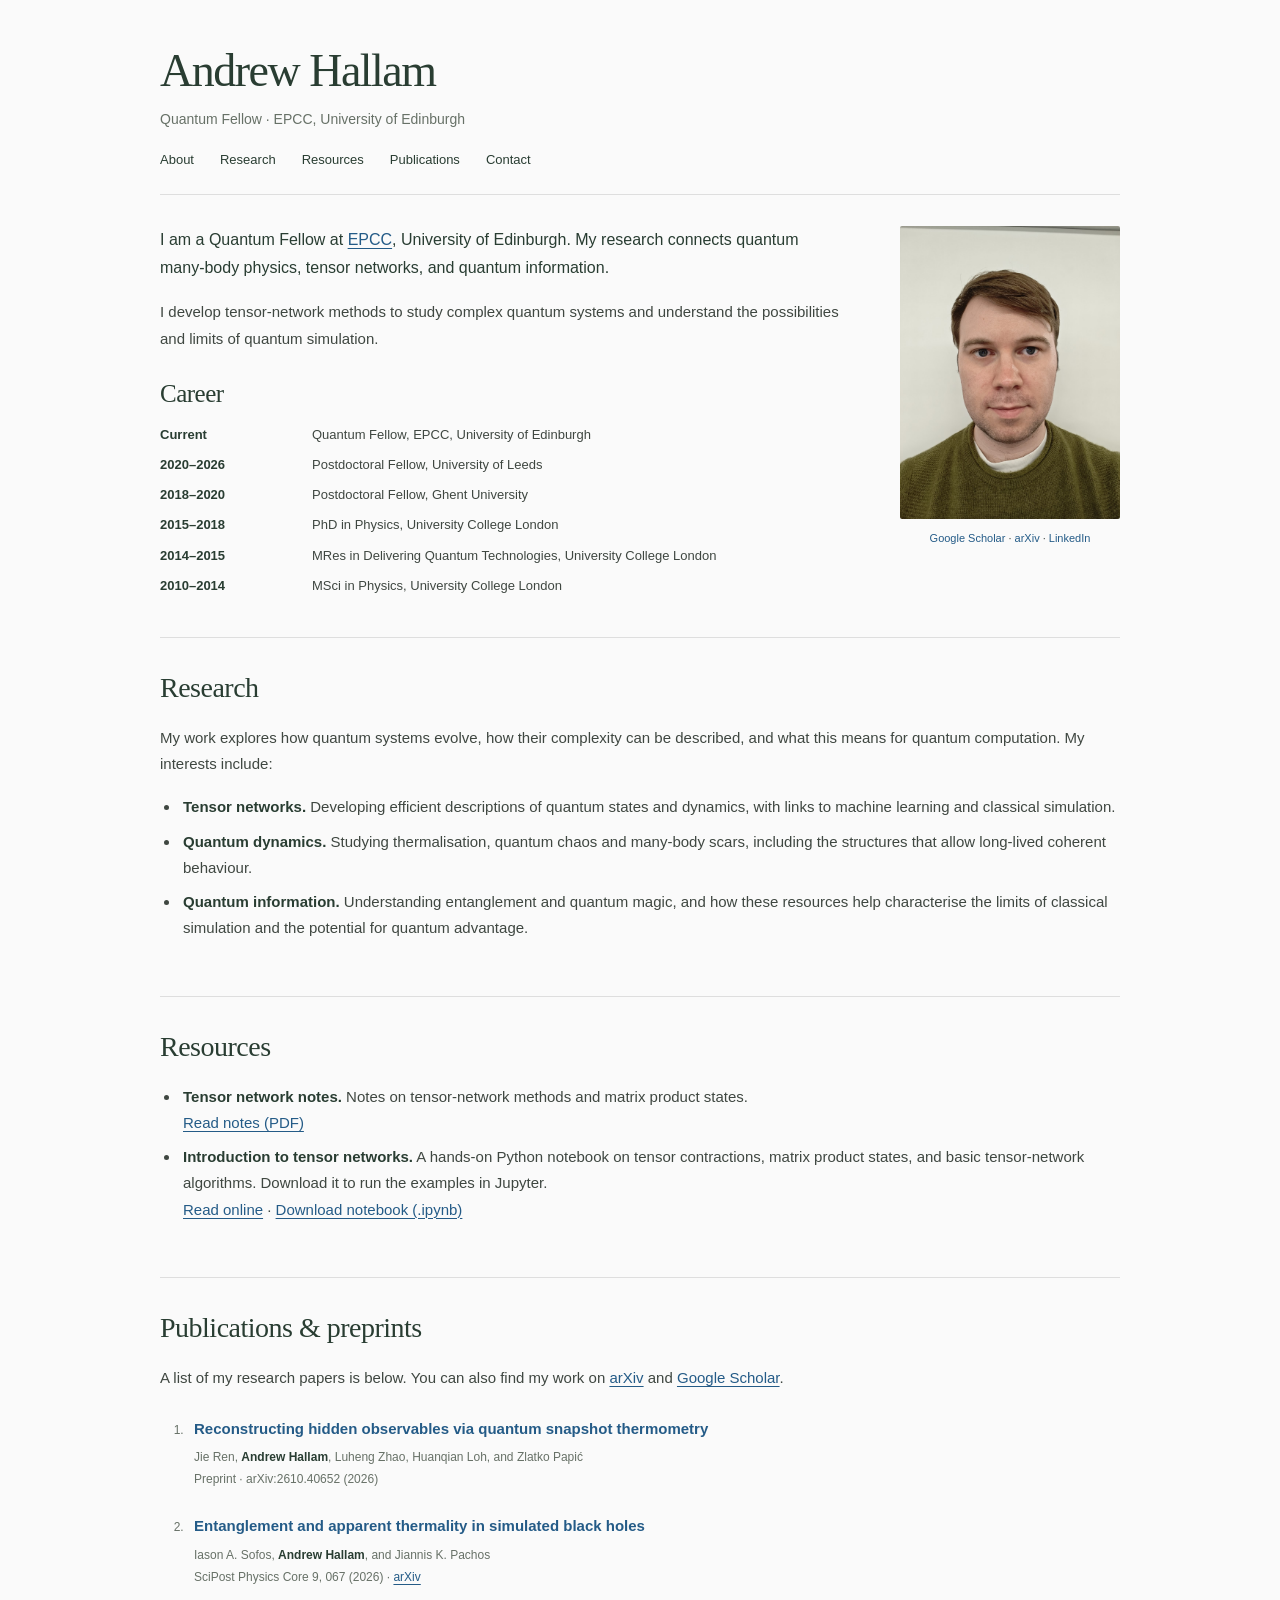
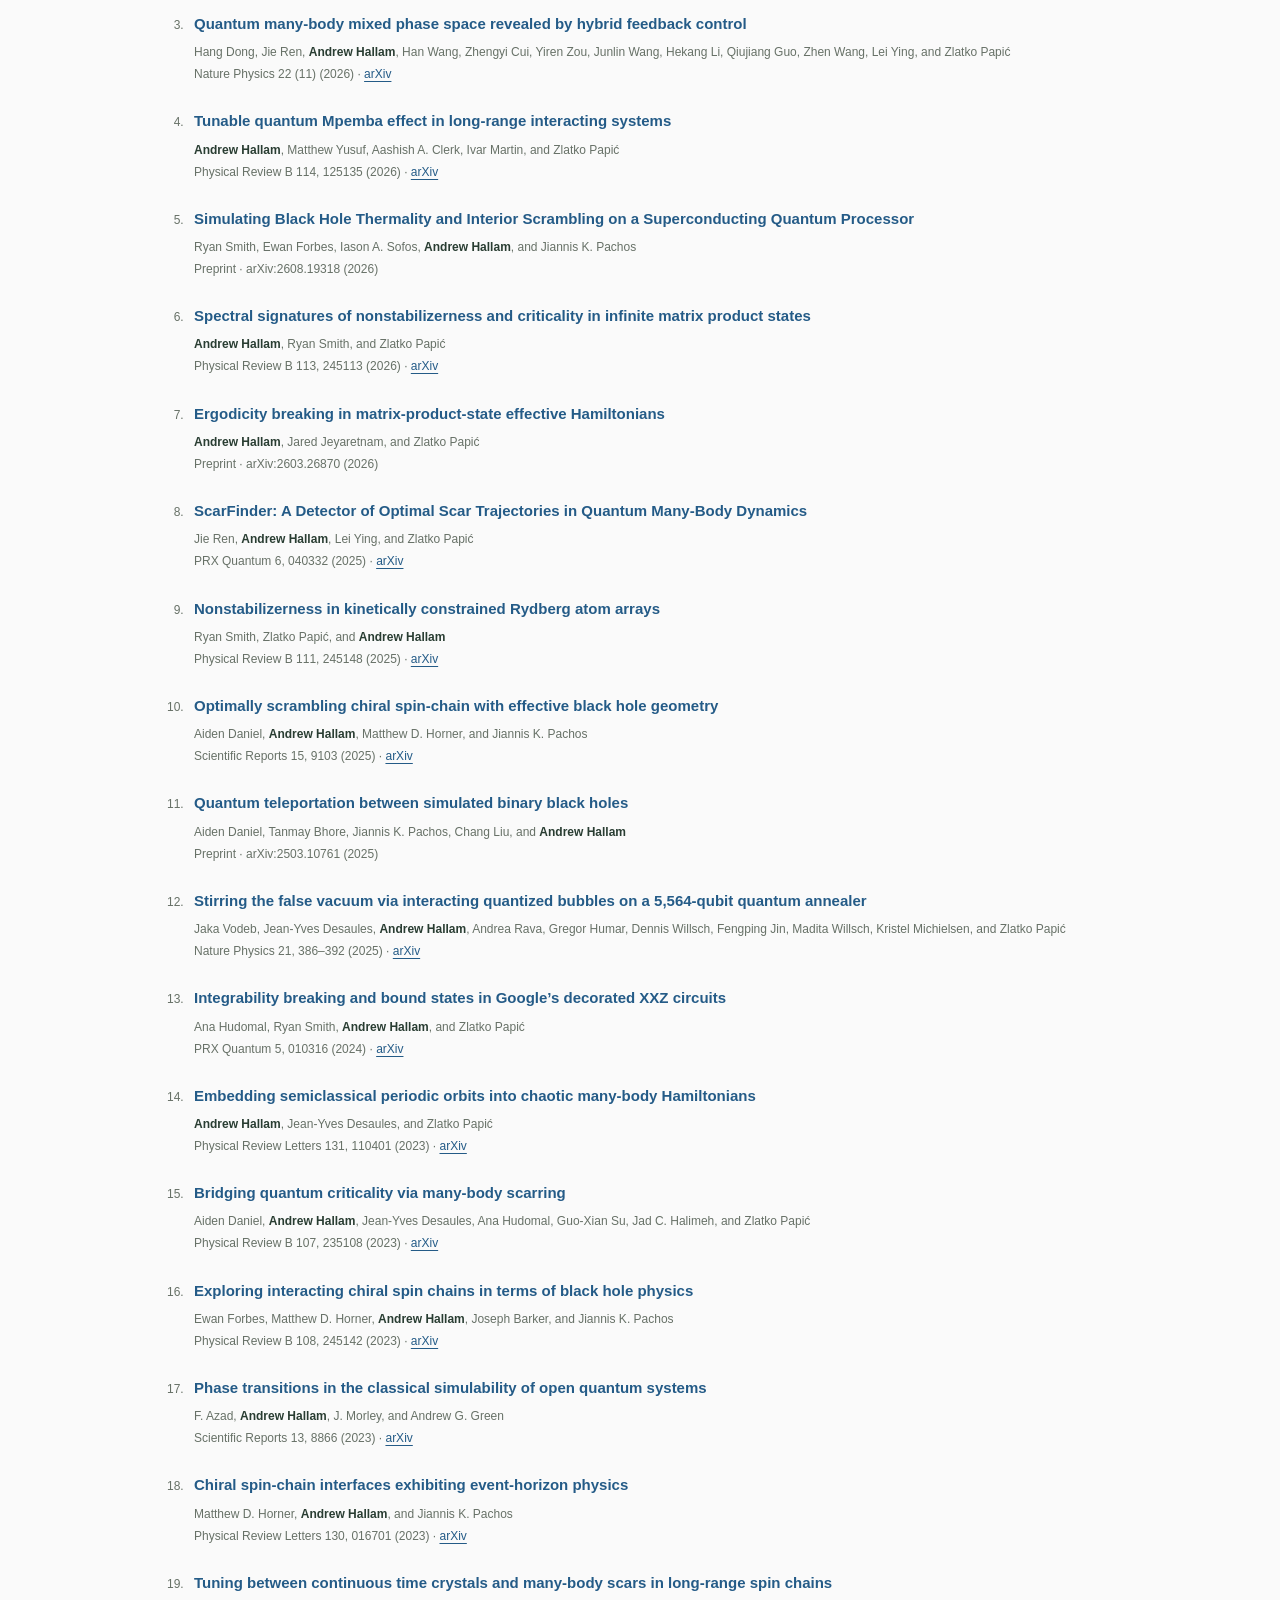
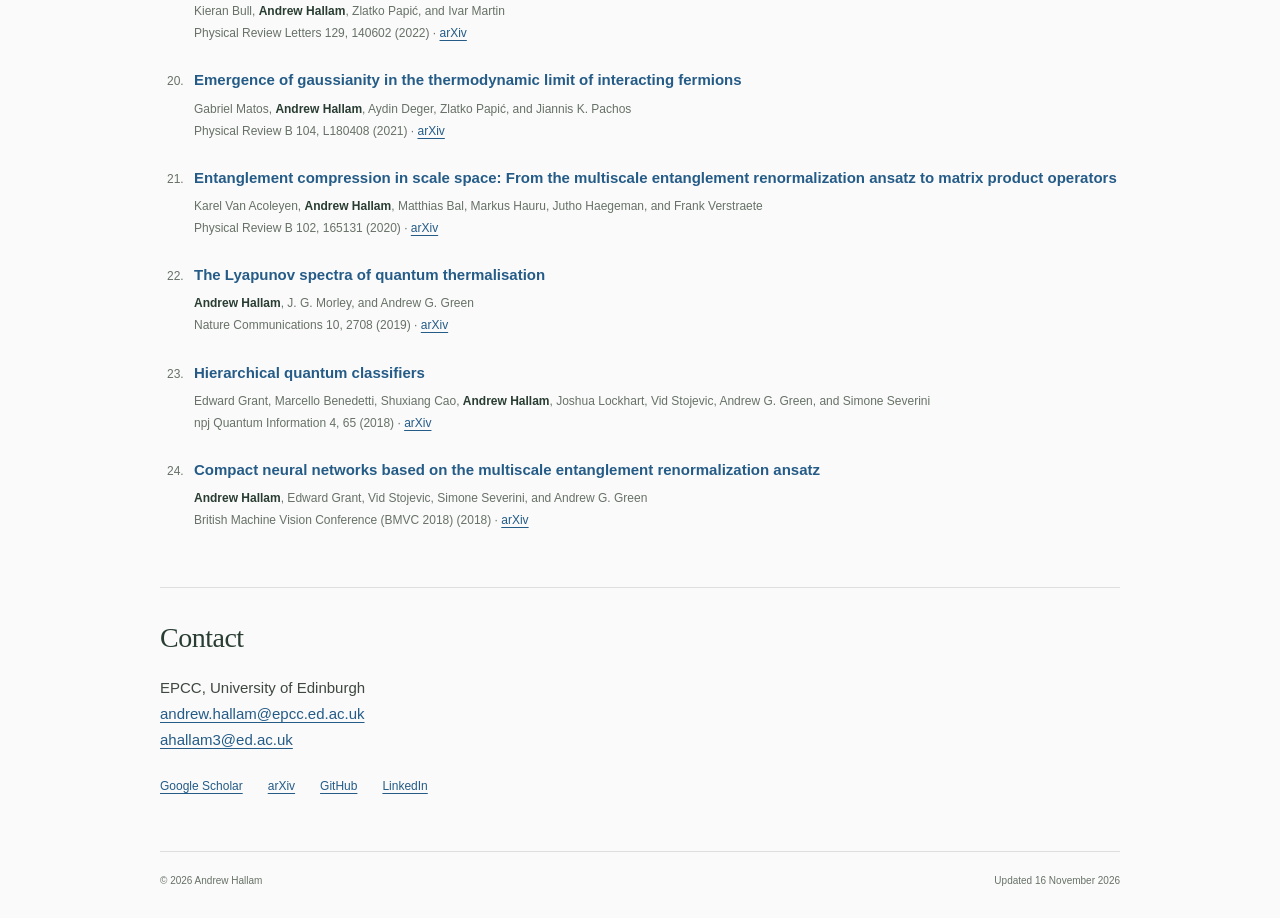
<file: index.html>
<!doctype html>
<html lang="en-GB"><head><meta charset="utf-8"><meta name="viewport" content="width=device-width, initial-scale=1">
<title>Andrew Hallam | Quantum Fellow</title>
<meta name="description" content="Andrew Hallam, Quantum Fellow at EPCC, University of Edinburgh. Research in tensor networks, quantum many-body physics, and quantum information.">
<link rel="canonical" href="https://andrewjhallam.github.io/"><meta name="theme-color" content="#fafafa">
<meta property="og:type" content="website"><meta property="og:title" content="Andrew Hallam | Quantum Fellow"><meta property="og:description" content="Tensor networks, quantum many-body dynamics, and quantum information. EPCC, University of Edinburgh."><meta property="og:image" content="https://andrewjhallam.github.io/andrew-hallam.jpg">
<link rel="icon" href="favicon.svg" type="image/svg+xml"><link rel="stylesheet" href="styles.css?v=20261021d">
<script type="application/ld+json">{"@context": "https://schema.org", "@type": "Person", "name": "Andrew Hallam", "jobTitle": "Quantum Fellow", "url": "https://andrewjhallam.github.io", "image": "https://andrewjhallam.github.io/andrew-hallam.jpg", "worksFor": {"@type": "Organization", "name": "EPCC, University of Edinburgh"}, "sameAs": ["https://scholar.google.co.uk/citations?user=1GuZeDkAAAAJ&hl=en", "https://arxiv.org/search/quant-ph?query=Hallam%2C+A&searchtype=author", "https://www.linkedin.com/in/andrew-hallam-185717383/", "https://github.com/AndrewJHallam"]}</script></head><body><a class="skip-link" href="#main">Skip to content</a>
<div class="page"><header class="site-header"><h1><a href="index.html">Andrew Hallam</a></h1><p class="subtitle">Quantum Fellow · EPCC, University of Edinburgh</p><nav aria-label="Main navigation"><a href="index.html#about">About</a><a href="index.html#research">Research</a><a href="index.html#resources">Resources</a><a href="index.html#publications">Publications</a><a href="index.html#contact">Contact</a></nav></header>
<main id="main">
<section id="about" class="about"><div class="about-copy"><p class="intro">I am a Quantum Fellow at <a href="https://www.epcc.ed.ac.uk/">EPCC</a>, University of Edinburgh. My research connects quantum many-body physics, tensor networks, and quantum information.</p><p>I develop tensor-network methods to study complex quantum systems and understand the possibilities and limits of quantum simulation.</p><h2>Career</h2><ul class="career"><li><span class="career-date">Current</span><span>Quantum Fellow, EPCC, University of Edinburgh</span></li><li><span class="career-date">2020–2026</span><span>Postdoctoral Fellow, University of Leeds</span></li><li><span class="career-date">2018–2020</span><span>Postdoctoral Fellow, Ghent University</span></li><li><span class="career-date">2015–2018</span><span>PhD in Physics, University College London</span></li><li><span class="career-date">2014–2015</span><span>MRes in Delivering Quantum Technologies, University College London</span></li><li><span class="career-date">2010–2014</span><span>MSci in Physics, University College London</span></li></ul></div><figure class="portrait"><img src="andrew-hallam.jpg" alt="Andrew Hallam" width="1200" height="1597" fetchpriority="high"><figcaption><a href="https://scholar.google.co.uk/citations?user=1GuZeDkAAAAJ&amp;hl=en">Google Scholar</a><span aria-hidden="true"> · </span><a href="https://arxiv.org/search/quant-ph?query=Hallam%2C+A&amp;searchtype=author">arXiv</a><span aria-hidden="true"> · </span><a href="https://www.linkedin.com/in/andrew-hallam-185717383/">LinkedIn</a></figcaption></figure></section>
<section id="research"><h2>Research</h2><p>My work explores how quantum systems evolve, how their complexity can be described, and what this means for quantum computation. My interests include:</p><ul class="research-list"><li><strong>Tensor networks.</strong> Developing efficient descriptions of quantum states and dynamics, with links to machine learning and classical simulation.</li><li><strong>Quantum dynamics.</strong> Studying thermalisation, quantum chaos and many-body scars, including the structures that allow long-lived coherent behaviour.</li><li><strong>Quantum information.</strong> Understanding entanglement and quantum magic, and how these resources help characterise the limits of classical simulation and the potential for quantum advantage.</li></ul></section>
<section id="resources"><h2>Resources</h2><ul class="research-list"><li><strong>Tensor network notes.</strong> Notes on tensor-network methods and matrix product states.<br><a href="tensor-network-methods.pdf">Read notes (PDF)</a></li><li><strong>Introduction to tensor networks.</strong> A hands-on Python notebook on tensor contractions, matrix product states, and basic tensor-network algorithms. Download it to run the examples in Jupyter.<br><a href="tensor-networks-notebook.html">Read online</a> · <a href="tensor-networks-notebook.ipynb" download>Download notebook (.ipynb)</a></li></ul></section>
<section id="publications"><h2>Publications &amp; preprints</h2><p>A list of my research papers is below. You can also find my work on <a href="https://arxiv.org/search/quant-ph?query=Hallam%2C+A&amp;searchtype=author">arXiv</a> and <a href="https://scholar.google.co.uk/citations?user=1GuZeDkAAAAJ&amp;hl=en">Google Scholar</a>.</p><ol class="publications"><li id="quantum-snapshot-thermometry-2026"><a class="paper-title" href="https://arxiv.org/abs/2610.40652">Reconstructing hidden observables via quantum snapshot thermometry</a>
    <p class="authors">Jie Ren, <strong>Andrew Hallam</strong>, Luheng Zhao, Huanqian Loh, and Zlatko Papić</p>
    <p class="citation">Preprint · <em>arXiv:2610.40652</em> (2026)</p></li><li id="entanglement-apparent-thermality-black-holes"><a class="paper-title" href="https://doi.org/10.21468/SciPostPhysCore.9.4.067">Entanglement and apparent thermality in simulated black holes</a>
    <p class="authors">Iason A. Sofos, <strong>Andrew Hallam</strong>, and Jiannis K. Pachos</p>
    <p class="citation"><em>SciPost Physics Core 9, 067</em> (2026) · <a href="https://arxiv.org/abs/2509.22774">arXiv</a></p></li><li id="quantum-many-body-mixed-phase-space"><a class="paper-title" href="https://doi.org/10.1038/s41567-026-03431-z">Quantum many-body mixed phase space revealed by hybrid feedback control</a>
    <p class="authors">Hang Dong, Jie Ren, <strong>Andrew Hallam</strong>, Han Wang, Zhengyi Cui, Yiren Zou, Junlin Wang, Hekang Li, Qiujiang Guo, Zhen Wang, Lei Ying, and Zlatko Papić</p>
    <p class="citation"><em>Nature Physics 22 (11)</em> (2026) · <a href="https://arxiv.org/abs/2607.14223">arXiv</a></p></li><li id="tunable-quantum-mpemba-effect"><a class="paper-title" href="https://doi.org/10.1103/kvth-my1s">Tunable quantum Mpemba effect in long-range interacting systems</a>
    <p class="authors"><strong>Andrew Hallam</strong>, Matthew Yusuf, Aashish A. Clerk, Ivar Martin, and Zlatko Papić</p>
    <p class="citation"><em>Physical Review B 114, 125135</em> (2026) · <a href="https://arxiv.org/abs/2510.12875">arXiv</a></p></li><li id="simulating-black-hole-thermality-scrambling"><a class="paper-title" href="https://arxiv.org/abs/2608.19318">Simulating Black Hole Thermality and Interior Scrambling on a Superconducting Quantum Processor</a>
    <p class="authors">Ryan Smith, Ewan Forbes, Iason A. Sofos, <strong>Andrew Hallam</strong>, and Jiannis K. Pachos</p>
    <p class="citation">Preprint · <em>arXiv:2608.19318</em> (2026)</p></li><li id="spectral-signatures-nonstabilizerness-criticality"><a class="paper-title" href="https://doi.org/10.1103/77wh-qv29">Spectral signatures of nonstabilizerness and criticality in infinite matrix product states</a>
    <p class="authors"><strong>Andrew Hallam</strong>, Ryan Smith, and Zlatko Papić</p>
    <p class="citation"><em>Physical Review B 113, 245113</em> (2026) · <a href="https://arxiv.org/abs/2602.15116">arXiv</a></p></li><li id="ergodicity-breaking-mps-effective-hamiltonians"><a class="paper-title" href="https://arxiv.org/abs/2603.26870">Ergodicity breaking in matrix-product-state effective Hamiltonians</a>
    <p class="authors"><strong>Andrew Hallam</strong>, Jared Jeyaretnam, and Zlatko Papić</p>
    <p class="citation">Preprint · <em>arXiv:2603.26870</em> (2026)</p></li><li id="scarfinder"><a class="paper-title" href="https://doi.org/10.1103/8g8w-nkwx">ScarFinder: A Detector of Optimal Scar Trajectories in Quantum Many-Body Dynamics</a>
    <p class="authors">Jie Ren, <strong>Andrew Hallam</strong>, Lei Ying, and Zlatko Papić</p>
    <p class="citation"><em>PRX Quantum 6, 040332</em> (2025) · <a href="https://arxiv.org/abs/2504.12383">arXiv</a></p></li><li id="nonstabilizerness-rydberg-atom-arrays"><a class="paper-title" href="https://doi.org/10.1103/jz4d-vdhj">Nonstabilizerness in kinetically constrained Rydberg atom arrays</a>
    <p class="authors">Ryan Smith, Zlatko Papić, and <strong>Andrew Hallam</strong></p>
    <p class="citation"><em>Physical Review B 111, 245148</em> (2025) · <a href="https://arxiv.org/abs/2406.14348">arXiv</a></p></li><li id="optimally-scrambling-chiral-spin-chain"><a class="paper-title" href="https://doi.org/10.1038/s41598-025-92760-9">Optimally scrambling chiral spin-chain with effective black hole geometry</a>
    <p class="authors">Aiden Daniel, <strong>Andrew Hallam</strong>, Matthew D. Horner, and Jiannis K. Pachos</p>
    <p class="citation"><em>Scientific Reports 15, 9103</em> (2025) · <a href="https://arxiv.org/abs/2404.14473">arXiv</a></p></li><li id="quantum-teleportation-binary-black-holes"><a class="paper-title" href="https://arxiv.org/abs/2503.10761">Quantum teleportation between simulated binary black holes</a>
    <p class="authors">Aiden Daniel, Tanmay Bhore, Jiannis K. Pachos, Chang Liu, and <strong>Andrew Hallam</strong></p>
    <p class="citation">Preprint · <em>arXiv:2503.10761</em> (2025)</p></li><li id="stirring-false-vacuum-quantum-annealer"><a class="paper-title" href="https://doi.org/10.1038/s41567-024-02765-w">Stirring the false vacuum via interacting quantized bubbles on a 5,564-qubit quantum annealer</a>
    <p class="authors">Jaka Vodeb, Jean-Yves Desaules, <strong>Andrew Hallam</strong>, Andrea Rava, Gregor Humar, Dennis Willsch, Fengping Jin, Madita Willsch, Kristel Michielsen, and Zlatko Papić</p>
    <p class="citation"><em>Nature Physics 21, 386–392</em> (2025) · <a href="https://arxiv.org/abs/2406.14718">arXiv</a></p></li><li id="integrability-breaking-bound-states-2024"><a class="paper-title" href="https://journals.aps.org/prxquantum/abstract/10.1103/PRXQuantum.5.010316">Integrability breaking and bound states in Google’s decorated XXZ circuits</a>
    <p class="authors">Ana Hudomal, Ryan Smith, <strong>Andrew Hallam</strong>, and Zlatko Papić</p>
    <p class="citation"><em>PRX Quantum 5, 010316</em> (2024) · <a href="https://arxiv.org/abs/2307.13042">arXiv</a></p></li><li id="embedding-semiclassical-periodic-orbits-2023"><a class="paper-title" href="https://journals.aps.org/prl/abstract/10.1103/PhysRevLett.131.110401">Embedding semiclassical periodic orbits into chaotic many-body Hamiltonians</a>
    <p class="authors"><strong>Andrew Hallam</strong>, Jean-Yves Desaules, and Zlatko Papić</p>
    <p class="citation"><em>Physical Review Letters 131, 110401</em> (2023) · <a href="https://arxiv.org/abs/2303.01359">arXiv</a></p></li><li id="bridging-quantum-criticality-2023"><a class="paper-title" href="https://journals.aps.org/prb/abstract/10.1103/PhysRevB.107.235108">Bridging quantum criticality via many-body scarring</a>
    <p class="authors">Aiden Daniel, <strong>Andrew Hallam</strong>, Jean-Yves Desaules, Ana Hudomal, Guo-Xian Su, Jad C. Halimeh, and Zlatko Papić</p>
    <p class="citation"><em>Physical Review B 107, 235108</em> (2023) · <a href="https://arxiv.org/abs/2301.03631">arXiv</a></p></li><li id="exploring-chiral-spin-chains-2023"><a class="paper-title" href="https://journals.aps.org/prb/abstract/10.1103/PhysRevB.108.245142">Exploring interacting chiral spin chains in terms of black hole physics</a>
    <p class="authors">Ewan Forbes, Matthew D. Horner, <strong>Andrew Hallam</strong>, Joseph Barker, and Jiannis K. Pachos</p>
    <p class="citation"><em>Physical Review B 108, 245142</em> (2023) · <a href="https://arxiv.org/abs/2305.19169">arXiv</a></p></li><li id="classical-simulability-open-quantum-systems-2023"><a class="paper-title" href="https://www.nature.com/articles/s41598-023-35336-9">Phase transitions in the classical simulability of open quantum systems</a>
    <p class="authors">F. Azad, <strong>Andrew Hallam</strong>, J. Morley, and Andrew G. Green</p>
    <p class="citation"><em>Scientific Reports 13, 8866</em> (2023) · <a href="https://arxiv.org/abs/2111.06408">arXiv</a></p></li><li id="chiral-spin-chain-event-horizon-2023"><a class="paper-title" href="https://journals.aps.org/prl/abstract/10.1103/PhysRevLett.130.016701">Chiral spin-chain interfaces exhibiting event-horizon physics</a>
    <p class="authors">Matthew D. Horner, <strong>Andrew Hallam</strong>, and Jiannis K. Pachos</p>
    <p class="citation"><em>Physical Review Letters 130, 016701</em> (2023) · <a href="https://arxiv.org/abs/2207.08840">arXiv</a></p></li><li id="continuous-time-crystals-many-body-scars-2022"><a class="paper-title" href="https://journals.aps.org/prl/abstract/10.1103/PhysRevLett.129.140602">Tuning between continuous time crystals and many-body scars in long-range spin chains</a>
    <p class="authors">Kieran Bull, <strong>Andrew Hallam</strong>, Zlatko Papić, and Ivar Martin</p>
    <p class="citation"><em>Physical Review Letters 129, 140602</em> (2022) · <a href="https://arxiv.org/abs/2205.02246">arXiv</a></p></li><li id="emergence-gaussianity-interacting-fermions-2021"><a class="paper-title" href="https://journals.aps.org/prb/abstract/10.1103/PhysRevB.104.L180408">Emergence of gaussianity in the thermodynamic limit of interacting fermions</a>
    <p class="authors">Gabriel Matos, <strong>Andrew Hallam</strong>, Aydin Deger, Zlatko Papić, and Jiannis K. Pachos</p>
    <p class="citation"><em>Physical Review B 104, L180408</em> (2021) · <a href="https://arxiv.org/abs/2107.06906">arXiv</a></p></li><li id="entanglement-compression-scale-space-2020"><a class="paper-title" href="https://journals.aps.org/prb/abstract/10.1103/PhysRevB.102.165131">Entanglement compression in scale space: From the multiscale entanglement renormalization ansatz to matrix product operators</a>
    <p class="authors">Karel Van Acoleyen, <strong>Andrew Hallam</strong>, Matthias Bal, Markus Hauru, Jutho Haegeman, and Frank Verstraete</p>
    <p class="citation"><em>Physical Review B 102, 165131</em> (2020) · <a href="https://arxiv.org/abs/1912.10572">arXiv</a></p></li><li id="lyapunov-spectra-quantum-thermalisation-2019"><a class="paper-title" href="https://www.nature.com/articles/s41467-019-10336-4">The Lyapunov spectra of quantum thermalisation</a>
    <p class="authors"><strong>Andrew Hallam</strong>, J. G. Morley, and Andrew G. Green</p>
    <p class="citation"><em>Nature Communications 10, 2708</em> (2019) · <a href="https://arxiv.org/abs/1806.05204">arXiv</a></p></li><li id="hierarchical-quantum-classifiers-2018"><a class="paper-title" href="https://www.nature.com/articles/s41534-018-0116-9">Hierarchical quantum classifiers</a>
    <p class="authors">Edward Grant, Marcello Benedetti, Shuxiang Cao, <strong>Andrew Hallam</strong>, Joshua Lockhart, Vid Stojevic, Andrew G. Green, and Simone Severini</p>
    <p class="citation"><em>npj Quantum Information 4, 65</em> (2018) · <a href="https://arxiv.org/abs/1804.03680">arXiv</a></p></li><li id="compact-neural-networks-mera-2018"><a class="paper-title" href="https://bmva-archive.org.uk/bmvc/2018/contents/papers/0784.pdf">Compact neural networks based on the multiscale entanglement renormalization ansatz</a>
    <p class="authors"><strong>Andrew Hallam</strong>, Edward Grant, Vid Stojevic, Simone Severini, and Andrew G. Green</p>
    <p class="citation"><em>British Machine Vision Conference (BMVC 2018)</em> (2018) · <a href="https://arxiv.org/abs/1711.03357">arXiv</a></p></li></ol></section>
<section id="contact"><h2>Contact</h2><p>EPCC, University of Edinburgh<br><a href="mailto:andrew.hallam@epcc.ed.ac.uk">andrew.hallam@epcc.ed.ac.uk</a><br><a href="mailto:ahallam3@ed.ac.uk">ahallam3@ed.ac.uk</a></p><p class="profile-links"><a href="https://scholar.google.co.uk/citations?user=1GuZeDkAAAAJ&amp;hl=en">Google Scholar</a><a href="https://arxiv.org/search/quant-ph?query=Hallam%2C+A&amp;searchtype=author">arXiv</a><a href="https://github.com/AndrewJHallam">GitHub</a><a href="https://www.linkedin.com/in/andrew-hallam-185717383/">LinkedIn</a></p></section></main><footer>© 2026 Andrew Hallam <span>Updated 16 November 2026</span></footer></div></body></html>
</file>
<file: styles.css>
@charset "UTF-8";
:root {
  --background: #fafafa;
  --ink: #293d32;
  --text: #3f4741;
  --muted: #677167;
  --link: #245b87;
  --line: #dedede;
}
* { box-sizing: border-box; }
html { scroll-behavior: smooth; scroll-padding-top: 28px; }
body {
  margin: 0;
  background: var(--background);
  color: var(--text);
  font: 15px/1.75 -apple-system, BlinkMacSystemFont, "Segoe UI", Arial, sans-serif;
  -webkit-font-smoothing: antialiased;
}
.page { width: min(960px, calc(100% - 72px)); margin: 0 auto; }
a { color: var(--link); text-decoration-thickness: 1px; text-underline-offset: 3px; }
a:hover { color: var(--ink); }
:focus-visible { outline: 2px solid var(--link); outline-offset: 5px; }
.skip-link { position: absolute; top: -100px; left: 16px; padding: 8px 16px; background: var(--ink); color: white; }
.skip-link:focus { top: 10px; }
h1, h2 { color: var(--ink); font-family: Georgia, "Times New Roman", serif; font-weight: 400; }
h1 { margin: 0; font-size: 46px; line-height: 1.2; letter-spacing: -1.5px; }
h1 a { color: inherit; text-decoration: none; }
.name-dot { color: var(--link); }
h2 { font-size: 28px; letter-spacing: -.5px; line-height: 1.25; margin: 0 0 20px; }
p { margin: 0 0 17px; }
.site-header { padding: 43px 0 23px; border-bottom: 1px solid var(--line); }
.subtitle { margin: 9px 0 17px; font-size: 14px; color: var(--muted); }
nav { display: flex; flex-wrap: wrap; gap: 9px 26px; font-size: 13px; }
nav a { color: var(--ink); text-decoration: none; }
nav a:hover { color: var(--link); text-decoration: underline; }
.file-type { margin-left: 3px; font-size: 9px; color: var(--muted); letter-spacing: .4px; vertical-align: 1px; }
section { padding: 32px 0; border-bottom: 1px solid var(--line); }
.about { display: grid; grid-template-columns: 1fr 220px; gap: 55px; padding-top: 31px; }
.intro { color: var(--ink); font-size: 16px; }
.about h2 { margin: 26px 0 15px; font-size: 25px; }
.portrait { margin: 0; }
.portrait img { display: block; width: 100%; height: auto; border-radius: 2px; }
.portrait figcaption { font-size: 11px; margin-top: 10px; text-align: center; }
.portrait figcaption a { text-decoration: none; }
.career { margin: 0; padding: 0; list-style: none; font-size: 13px; line-height: 1.7; }
.career li { display: grid; grid-template-columns: 137px 1fr; column-gap: 15px; margin-bottom: 8px; }
.career-date { color: var(--ink); font-weight: 550; }
.cv-link { font-size: 12px; margin: 16px 0 0; }
.research-list { padding-left: 20px; margin: 8px 0 22px; }
.research-list li { padding-left: 3px; margin: 8px 0; }
strong { font-weight: 600; color: var(--ink); }
.publications { margin: 25px 0 0; padding-left: 27px; }
.publications li { padding-left: 7px; margin: 0 0 24px; scroll-margin-top: 28px; }
.publications li::marker { color: var(--muted); font-size: 12px; }
.paper-title { font-size: 15px; font-weight: 550; text-decoration: none; line-height: 1.5; }
.paper-title:hover { text-decoration: underline; }
.authors { font-size: 12px; color: var(--muted); line-height: 1.75; margin: 5px 0 2px; }
.authors strong { font-weight: 600; }
.citation { font-size: 12px; margin: 0; color: var(--muted); line-height: 1.6; }
.citation em { font-style: normal; }
#teaching p { max-width: 860px; }
#contact { border-bottom: 0; padding-bottom: 37px; }
#contact a { overflow-wrap: anywhere; }
.profile-links { display: flex; flex-wrap: wrap; gap: 10px 25px; font-size: 12px; margin-top: 23px; }
footer { border-top: 1px solid var(--line); padding: 20px 0 28px; font-size: 10px; color: var(--muted); display: flex; justify-content: space-between; gap: 20px; }
@media (max-width: 800px) {
  .page { width: calc(100% - 48px); }
  .about { grid-template-columns: 1fr 175px; gap: 28px; }
  .career li { grid-template-columns: 1fr; gap: 0; margin-bottom: 10px; }
}
@media (max-width: 560px) {
  .page { width: calc(100% - 36px); }
  body { font-size: 14px; line-height: 1.8; }
  .site-header { padding-top: 28px; }
  h1 { font-size: 38px; letter-spacing: -1px; }
  .subtitle { font-size: 12px; margin-top: 9px; }
  nav { font-size: 12px; gap: 8px 22px; }
  .about { grid-template-columns: 1fr; gap: 25px; padding-top: 26px; }
  .portrait { width: 165px; grid-row: 1; }
  .portrait figcaption { text-align: left; font-size: 10px; }
  .intro { font-size: 15px; }
  h2 { font-size: 26px; margin-bottom: 17px; }
  section { padding: 28px 0; }
  .career { font-size: 12px; }
  .career li { margin-bottom: 10px; }
  .paper-title { font-size: 14px; }
  .publications { padding-left: 22px; }
  .publications li { padding-left: 3px; }
  .authors, .citation { font-size: 11px; }
  footer { flex-direction: column; gap: 5px; }
}
@media (prefers-reduced-motion: reduce) { html { scroll-behavior: auto; } }
@media print {
  @page { margin: 18mm; }
  body { background: white; color: #222; font-size: 10pt; }
  .page { width: 100%; }
  nav, .skip-link { display: none; }
  .site-header { padding-top: 0; }
  h1 { font-size: 28pt; }
  h2 { font-size: 18pt; break-after: avoid; }
  .about { grid-template-columns: 1fr 130px; gap: 30px; }
  section { padding: 20px 0; }
  .career li { grid-template-columns: 130px 1fr; }
  .publications li { break-inside: avoid; }
  a { color: #222; }
}
</file>
